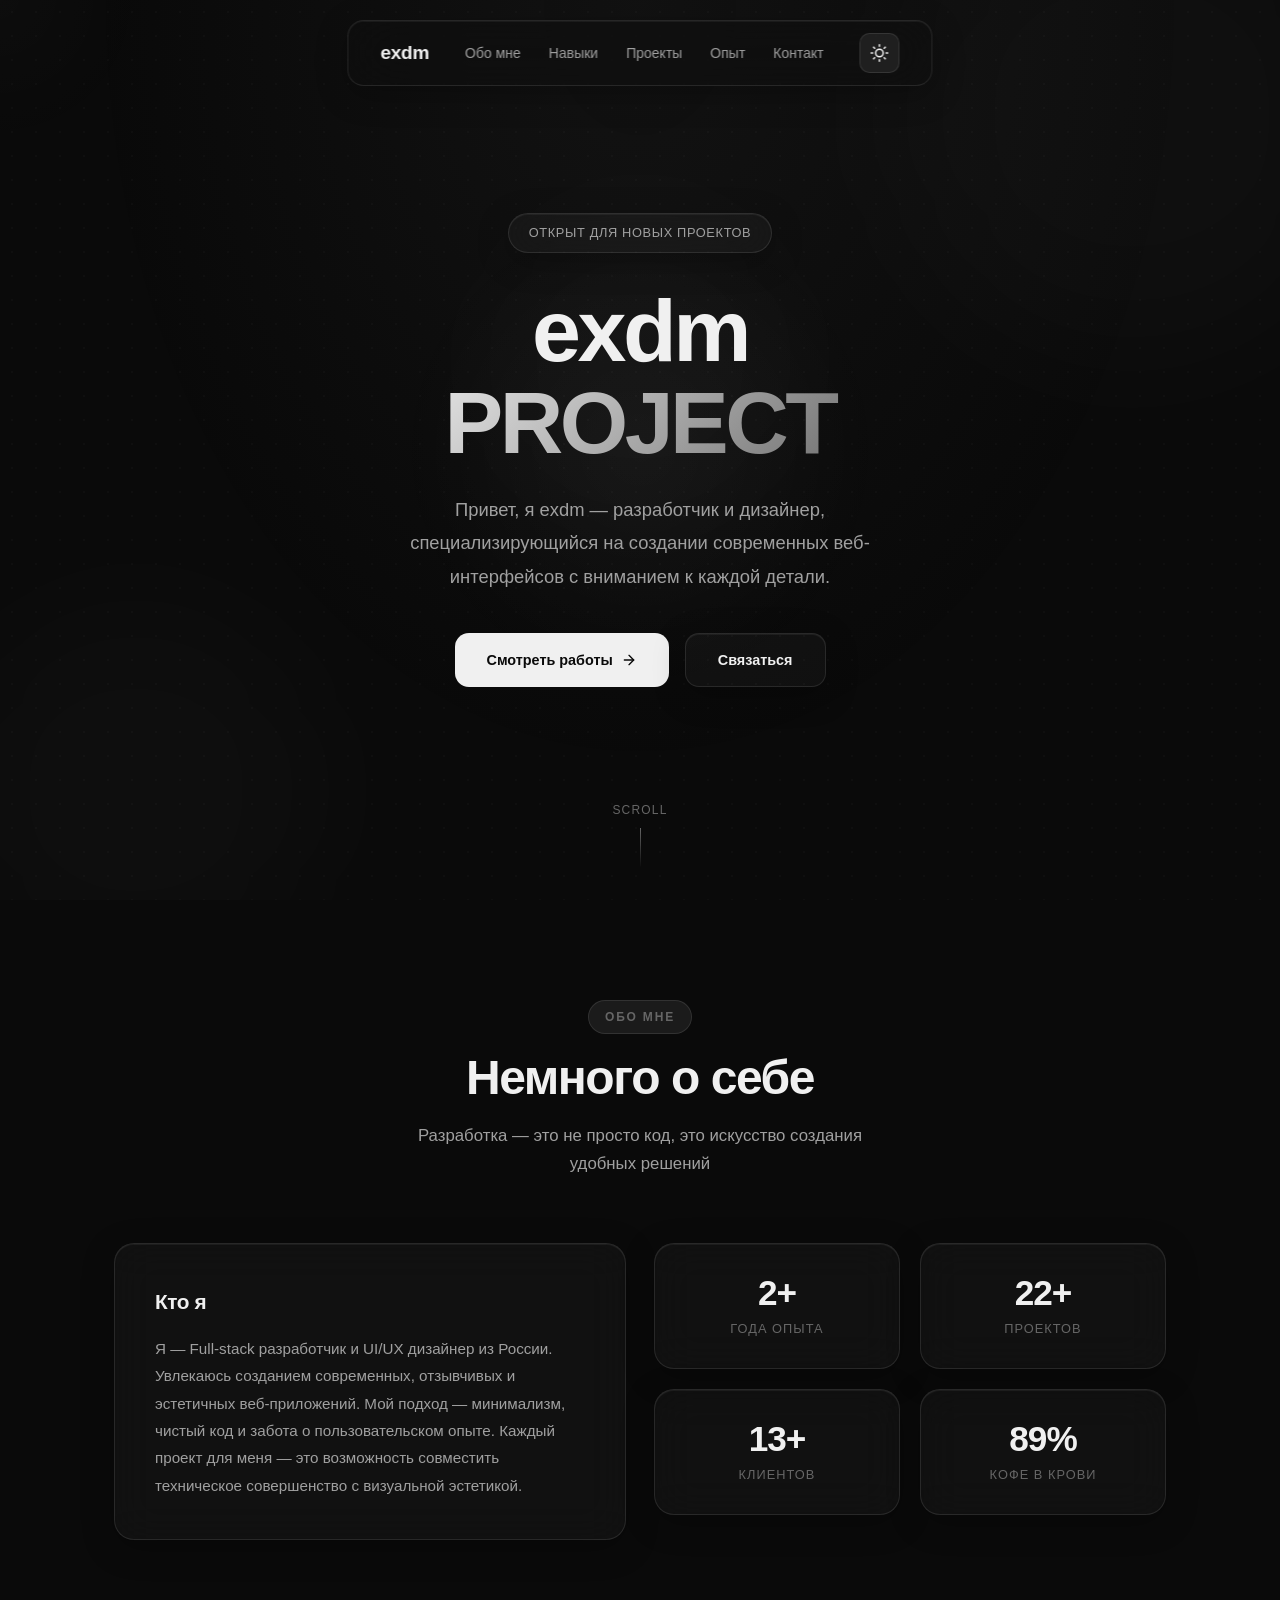
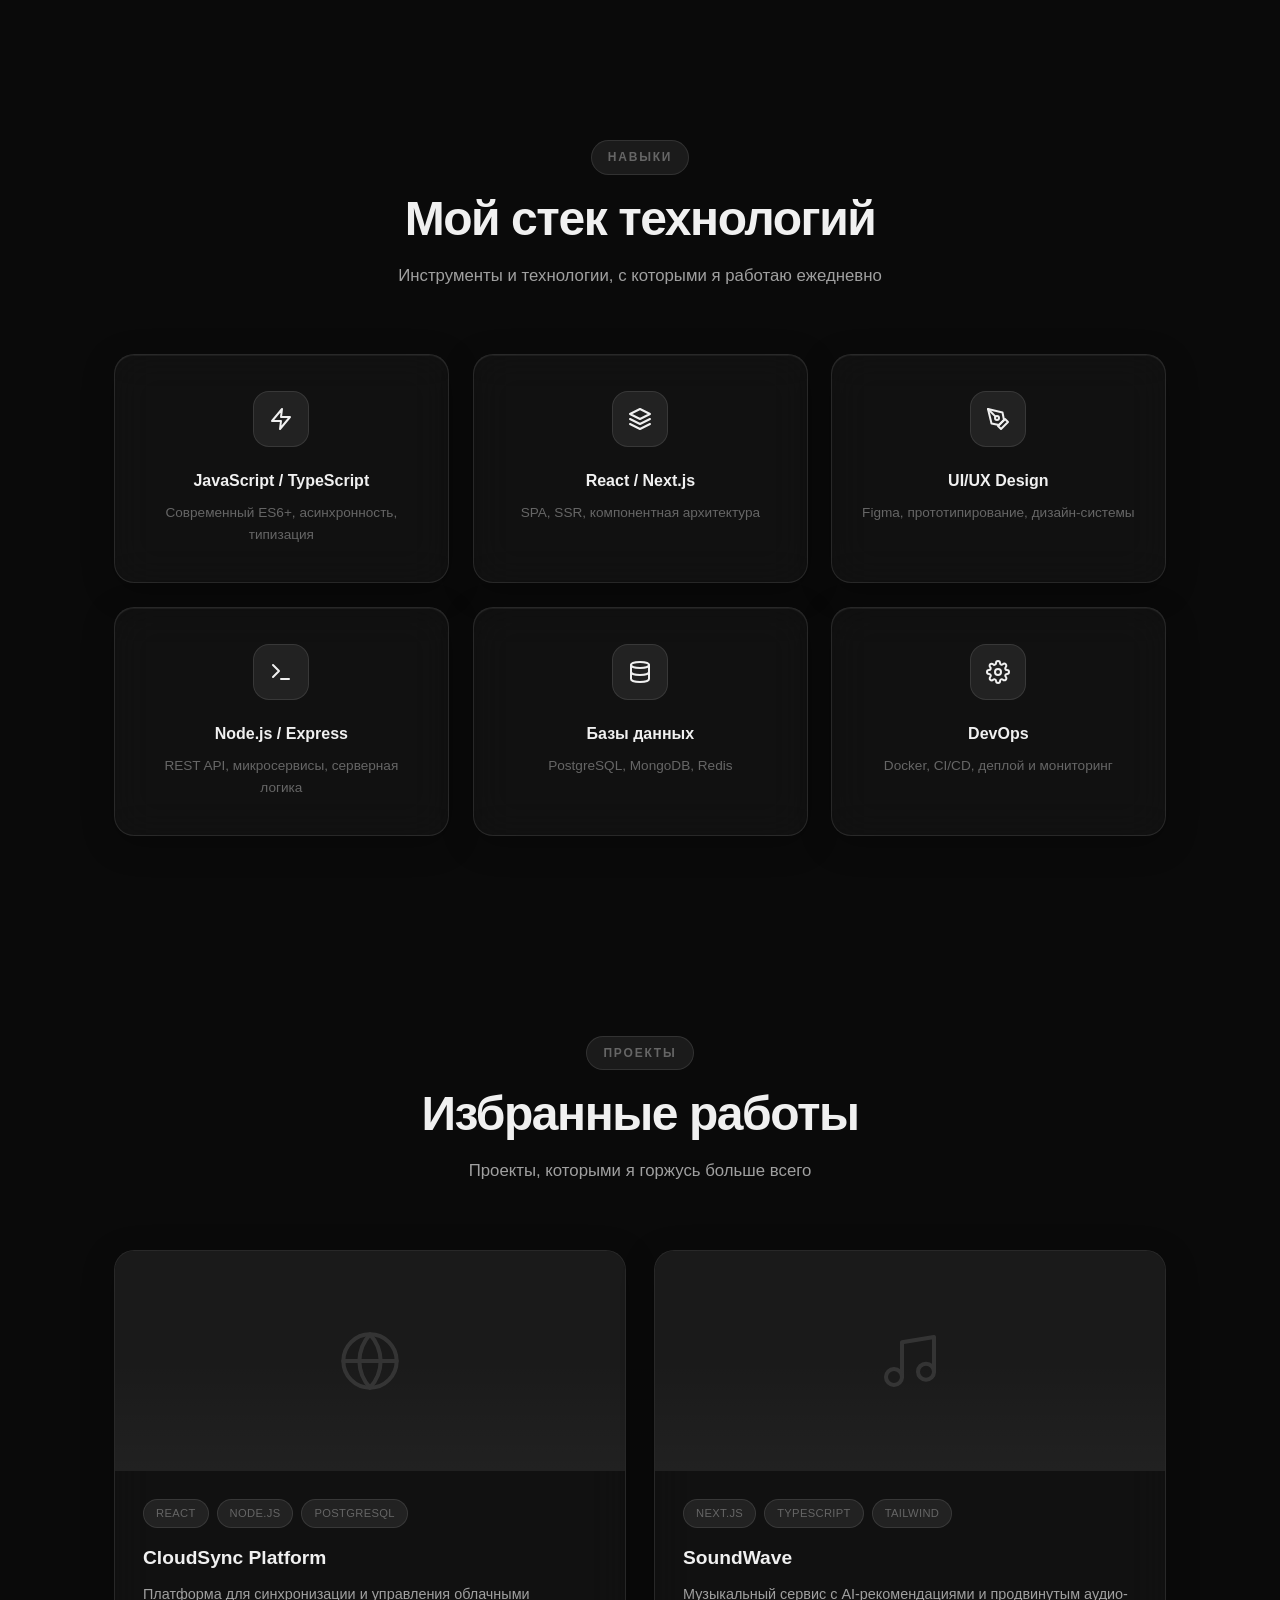
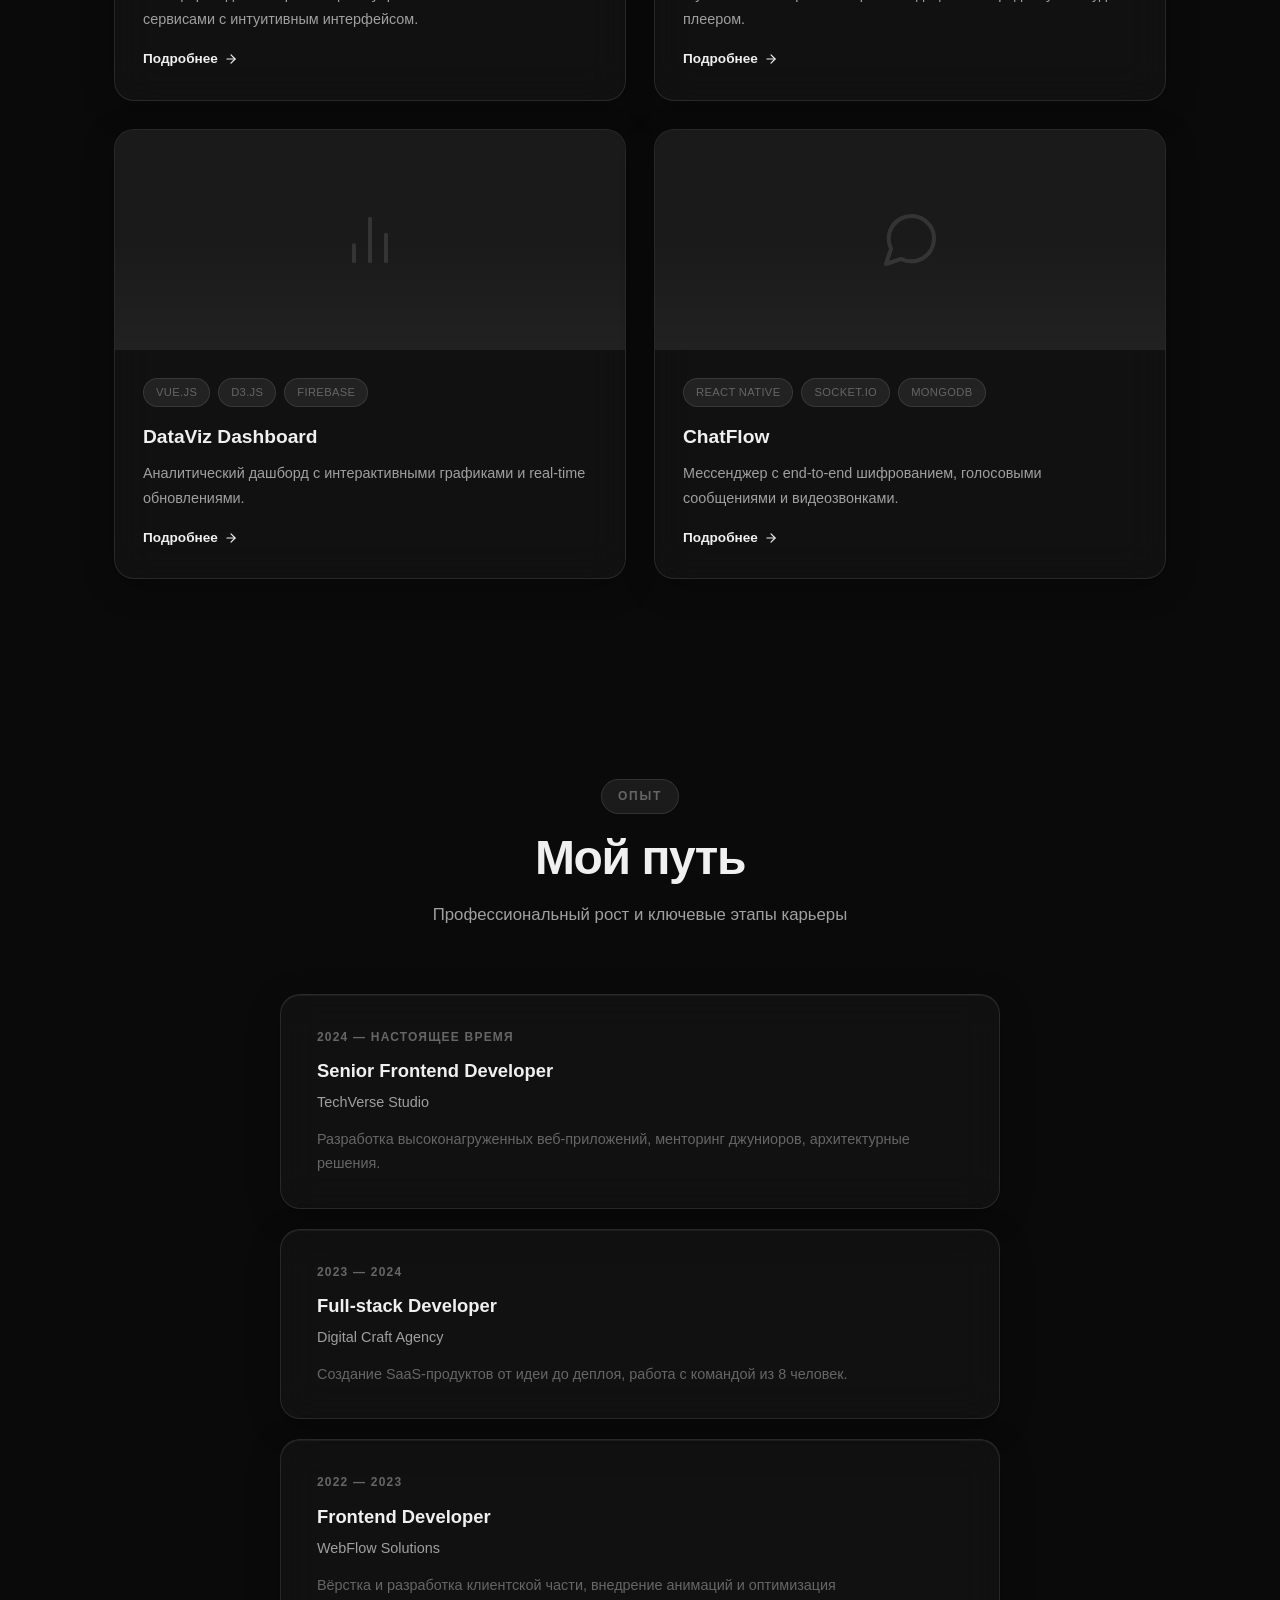
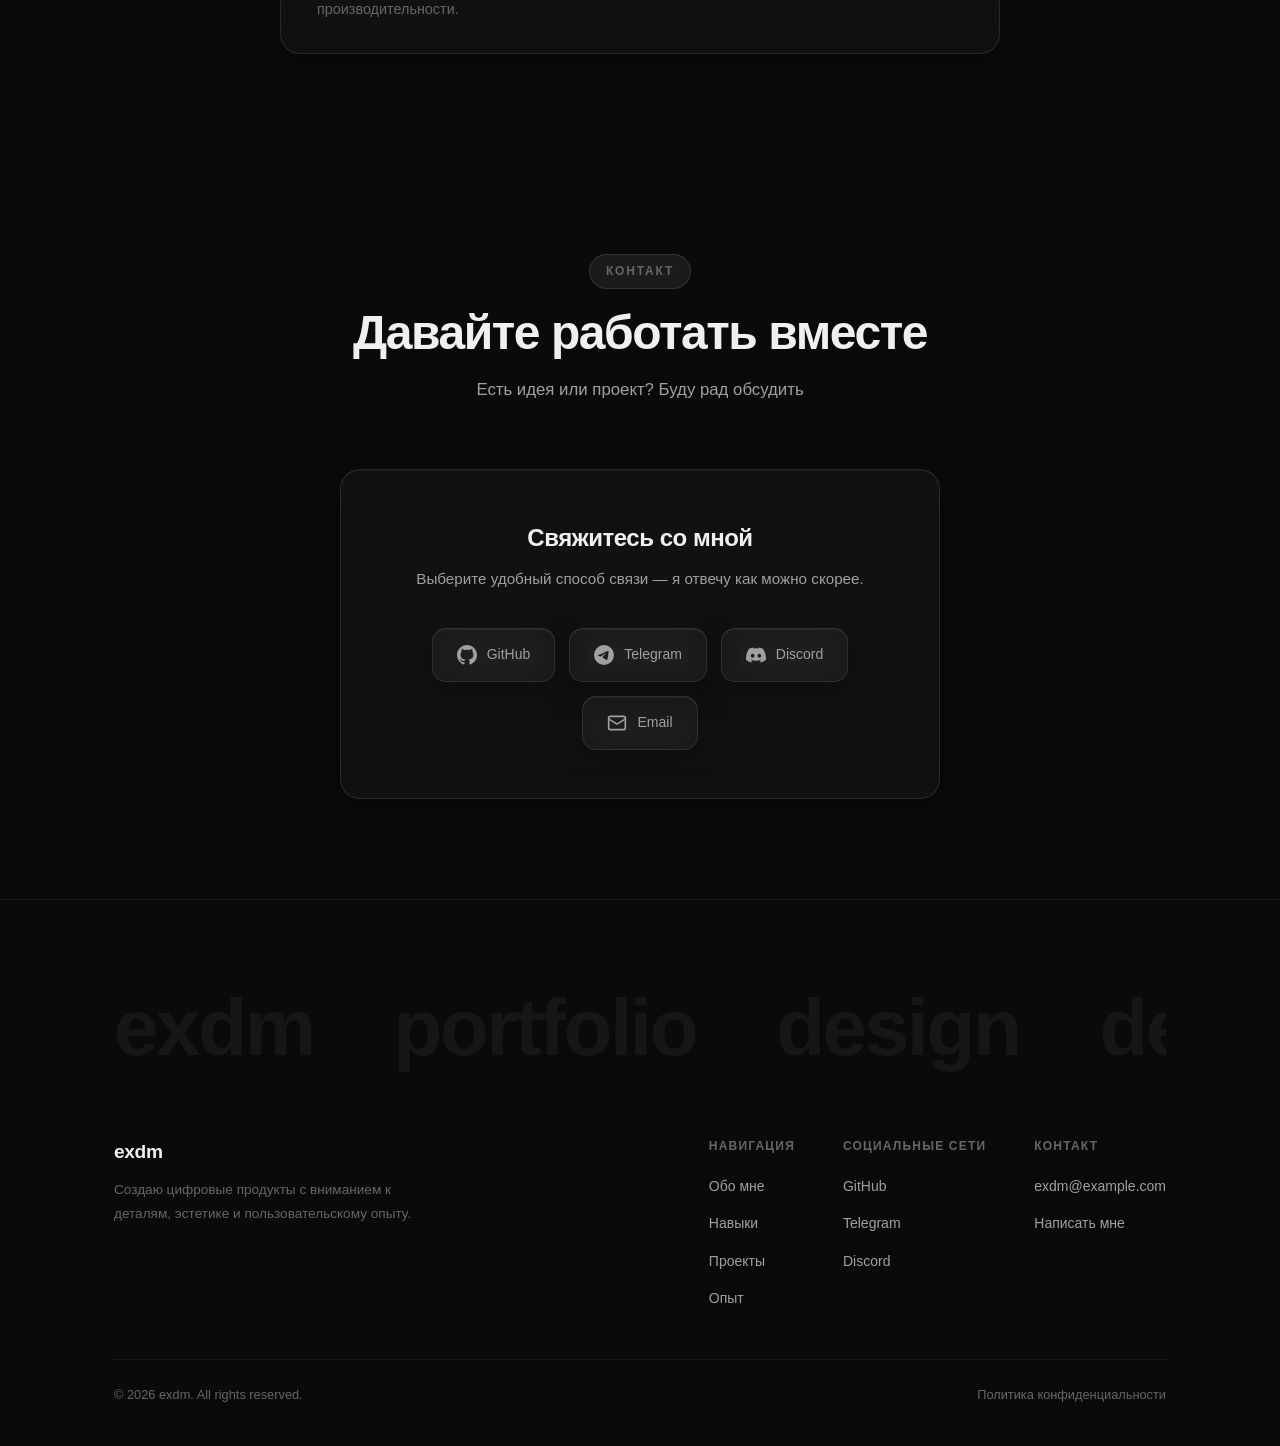
<file: index.html>
<!DOCTYPE html>
<html lang="ru" data-theme="dark">
<head>
    <meta charset="UTF-8">
    <meta name="viewport" content="width=device-width, initial-scale=1.0, viewport-fit=cover">
    <title>exdm</title>
    <link rel="stylesheet" href="styles/style.css">
</head>
<body>
    <!-- Фоновые декоративные элементы (пункт 2: видимы в обеих темах) -->
    <div class="bg-pattern"></div>
    <div class="bg-orbs" aria-hidden="true">
        <div class="bg-orb bg-orb--1"></div>
        <div class="bg-orb bg-orb--2"></div>
        <div class="bg-orb bg-orb--3"></div>
    </div>
    <div class="cursor-glow" id="cursorGlow"></div>

    <!-- Navigation -->
    <nav class="nav" id="navbar">
        <a href="index.html" class="nav-logo">exdm</a>

        <button class="nav-toggle" id="navToggle" aria-label="Открыть меню" aria-expanded="false">
            <svg id="burgerIcon" viewBox="0 0 24 24" fill="none" stroke="currentColor" stroke-width="2" stroke-linecap="round" stroke-linejoin="round">
                <line x1="3" y1="6" x2="21" y2="6"/>
                <line x1="3" y1="12" x2="21" y2="12"/>
                <line x1="3" y1="18" x2="21" y2="18"/>
            </svg>
        </button>

        <!-- Пункт 4: .nav-links получает анимацию через CSS (max-height + opacity) -->
        <ul class="nav-links" id="navLinks">
            <li><a href="#about">Обо мне</a></li>
            <li><a href="#skills">Навыки</a></li>
            <li><a href="#projects">Проекты</a></li>
            <li><a href="#experience">Опыт</a></li>
            <li><a href="#contact">Контакт</a></li>
        </ul>

        <button class="theme-toggle" id="themeToggle" aria-label="Сменить тему">
            <svg id="themeIcon" viewBox="0 0 24 24" fill="none" stroke="currentColor" stroke-width="2" stroke-linecap="round" stroke-linejoin="round">
                <circle cx="12" cy="12" r="5"/>
                <line x1="12" y1="1" x2="12" y2="3"/>
                <line x1="12" y1="21" x2="12" y2="23"/>
                <line x1="4.22" y1="4.22" x2="5.64" y2="5.64"/>
                <line x1="18.36" y1="18.36" x2="19.78" y2="19.78"/>
                <line x1="1" y1="12" x2="3" y2="12"/>
                <line x1="21" y1="12" x2="23" y2="12"/>
                <line x1="4.22" y1="19.78" x2="5.64" y2="18.36"/>
                <line x1="18.36" y1="5.64" x2="19.78" y2="4.22"/>
            </svg>
        </button>
    </nav>

    <!-- Hero -->
    <section class="hero" id="hero">
        <div class="container">
            <div class="hero-content">
                <div class="hero-badge glass">
                    Открыт для новых проектов
                </div>
                <h1>
                    <span class="line">exdm</span>
                    <span class="line accent-text">PROJECT</span>
                </h1>
                <p class="hero-description">
                    Привет, я exdm — разработчик и дизайнер, специализирующийся на создании
                    современных веб-интерфейсов с вниманием к каждой детали.
                </p>
                <div class="hero-buttons">
                    <a href="#projects" class="btn btn-primary">
                        Смотреть работы
                        <svg viewBox="0 0 24 24" fill="none" stroke="currentColor" stroke-width="2" stroke-linecap="round" stroke-linejoin="round"><line x1="5" y1="12" x2="19" y2="12"/><polyline points="12 5 19 12 12 19"/></svg>
                    </a>
                    <a href="#contact" class="btn btn-secondary glass">Связаться</a>
                </div>
            </div>
        </div>
        <!-- Пункт 3: scroll indicator помещён внутрь .hero-content для корректного потока -->
        <div class="hero-scroll-indicator">
            <span>Scroll</span>
            <div class="scroll-line"></div>
        </div>
    </section>

    <!-- About -->
    <section id="about">
        <div class="container">
            <div class="section-header reveal">
                <span class="section-label">Обо мне</span>
                <h2 class="section-title">Немного о себе</h2>
                <p class="section-subtitle">Разработка — это не просто код, это искусство создания удобных решений</p>
            </div>
            <div class="about-grid">
                <div class="about-card glass reveal reveal-delay-1">
                    <h3>Кто я</h3>
                    <p>
                        Я — Full-stack разработчик и UI/UX дизайнер из России.
                        Увлекаюсь созданием современных, отзывчивых и эстетичных веб-приложений.
                        Мой подход — минимализм, чистый код и забота о пользовательском опыте.
                        Каждый проект для меня — это возможность совместить техническое совершенство
                        с визуальной эстетикой.
                    </p>
                </div>
                <div class="about-stats reveal reveal-delay-2">
                    <div class="stat-card glass glass-tilt">
                        <div class="stat-number" data-target="3" data-suffix="+">0</div>
                        <div class="stat-label">Года опыта</div>
                    </div>
                    <div class="stat-card glass glass-tilt">
                        <div class="stat-number" data-target="25" data-suffix="+">0</div>
                        <div class="stat-label">Проектов</div>
                    </div>
                    <div class="stat-card glass glass-tilt">
                        <div class="stat-number" data-target="15" data-suffix="+">0</div>
                        <div class="stat-label">Клиентов</div>
                    </div>
                    <div class="stat-card glass glass-tilt">
                        <div class="stat-number" data-target="99" data-suffix="%">0</div>
                        <div class="stat-label">Кофе в крови</div>
                    </div>
                </div>
            </div>
        </div>
    </section>

    <!-- Skills -->
    <section id="skills">
        <div class="container">
            <div class="section-header reveal">
                <span class="section-label">Навыки</span>
                <h2 class="section-title">Мой стек технологий</h2>
                <p class="section-subtitle">Инструменты и технологии, с которыми я работаю ежедневно</p>
            </div>
            <div class="skills-grid">
                <div class="skill-card glass glass-tilt reveal reveal-delay-1">
                    <div class="skill-icon">
                        <svg viewBox="0 0 24 24" fill="none" stroke="currentColor" stroke-width="2" stroke-linecap="round" stroke-linejoin="round">
                            <polygon points="13 2 3 14 12 14 11 22 21 10 12 10 13 2"/>
                        </svg>
                    </div>
                    <h4>JavaScript / TypeScript</h4>
                    <p>Современный ES6+, асинхронность, типизация</p>
                </div>
                <div class="skill-card glass glass-tilt reveal reveal-delay-2">
                    <div class="skill-icon">
                        <svg viewBox="0 0 24 24" fill="none" stroke="currentColor" stroke-width="2" stroke-linecap="round" stroke-linejoin="round">
                            <polygon points="12 2 2 7 12 12 22 7 12 2"/>
                            <polyline points="2 17 12 22 22 17"/>
                            <polyline points="2 12 12 17 22 12"/>
                        </svg>
                    </div>
                    <h4>React / Next.js</h4>
                    <p>SPA, SSR, компонентная архитектура</p>
                </div>
                <div class="skill-card glass glass-tilt reveal reveal-delay-3">
                    <div class="skill-icon">
                        <svg viewBox="0 0 24 24" fill="none" stroke="currentColor" stroke-width="2" stroke-linecap="round" stroke-linejoin="round">
                            <path d="M12 19l7-7 3 3-7 7-3-3z"/>
                            <path d="M18 13l-1.5-7.5L2 2l3.5 14.5L13 18l5-5z"/>
                            <path d="M2 2l7.586 7.586"/>
                            <circle cx="11" cy="11" r="2"/>
                        </svg>
                    </div>
                    <h4>UI/UX Design</h4>
                    <p>Figma, прототипирование, дизайн-системы</p>
                </div>
                <div class="skill-card glass glass-tilt reveal reveal-delay-4">
                    <div class="skill-icon">
                        <svg viewBox="0 0 24 24" fill="none" stroke="currentColor" stroke-width="2" stroke-linecap="round" stroke-linejoin="round">
                            <polyline points="4 17 10 11 4 5"/>
                            <line x1="12" y1="19" x2="20" y2="19"/>
                        </svg>
                    </div>
                    <h4>Node.js / Express</h4>
                    <p>REST API, микросервисы, серверная логика</p>
                </div>
                <div class="skill-card glass glass-tilt reveal reveal-delay-5">
                    <div class="skill-icon">
                        <svg viewBox="0 0 24 24" fill="none" stroke="currentColor" stroke-width="2" stroke-linecap="round" stroke-linejoin="round">
                            <ellipse cx="12" cy="5" rx="9" ry="3"/>
                            <path d="M21 12c0 1.66-4 3-9 3s-9-1.34-9-3"/>
                            <path d="M3 5v14c0 1.66 4 3 9 3s9-1.34 9-3V5"/>
                        </svg>
                    </div>
                    <h4>Базы данных</h4>
                    <p>PostgreSQL, MongoDB, Redis</p>
                </div>
                <div class="skill-card glass glass-tilt reveal reveal-delay-6">
                    <div class="skill-icon">
                        <svg viewBox="0 0 24 24" fill="none" stroke="currentColor" stroke-width="2" stroke-linecap="round" stroke-linejoin="round">
                            <circle cx="12" cy="12" r="3"/>
                            <path d="M19.4 15a1.65 1.65 0 0 0 .33 1.82l.06.06a2 2 0 0 1 0 2.83 2 2 0 0 1-2.83 0l-.06-.06a1.65 1.65 0 0 0-1.82-.33 1.65 1.65 0 0 0-1 1.51V21a2 2 0 0 1-2 2 2 2 0 0 1-2-2v-.09A1.65 1.65 0 0 0 9 19.4a1.65 1.65 0 0 0-1.82.33l-.06.06a2 2 0 0 1-2.83 0 2 2 0 0 1 0-2.83l.06-.06A1.65 1.65 0 0 0 4.68 15a1.65 1.65 0 0 0-1.51-1H3a2 2 0 0 1-2-2 2 2 0 0 1 2-2h.09A1.65 1.65 0 0 0 4.6 9a1.65 1.65 0 0 0-.33-1.82l-.06-.06a2 2 0 0 1 0-2.83 2 2 0 0 1 2.83 0l.06.06A1.65 1.65 0 0 0 9 4.68a1.65 1.65 0 0 0 1-1.51V3a2 2 0 0 1 2-2 2 2 0 0 1 2 2v.09a1.65 1.65 0 0 0 1 1.51 1.65 1.65 0 0 0 1.82-.33l.06-.06a2 2 0 0 1 2.83 0 2 2 0 0 1 0 2.83l-.06.06a1.65 1.65 0 0 0-.33 1.82V9a1.65 1.65 0 0 0 1.51 1H21a2 2 0 0 1 2 2 2 2 0 0 1-2 2h-.09a1.65 1.65 0 0 0-1.51 1z"/>
                        </svg>
                    </div>
                    <h4>DevOps</h4>
                    <p>Docker, CI/CD, деплой и мониторинг</p>
                </div>
            </div>
        </div>
    </section>

    <!-- Projects -->
    <section id="projects">
        <div class="container">
            <div class="section-header reveal">
                <span class="section-label">Проекты</span>
                <h2 class="section-title">Избранные работы</h2>
                <p class="section-subtitle">Проекты, которыми я горжусь больше всего</p>
            </div>
            <div class="projects-grid">
                <div class="project-card glass reveal reveal-delay-1">
                    <div class="project-preview">
                        <div class="project-preview-inner">
                            <svg viewBox="0 0 24 24" fill="none" stroke="currentColor" stroke-width="1.5" stroke-linecap="round" stroke-linejoin="round">
                                <circle cx="12" cy="12" r="10"/><line x1="2" y1="12" x2="22" y2="12"/>
                                <path d="M12 2a15.3 15.3 0 0 1 4 10 15.3 15.3 0 0 1-4 10 15.3 15.3 0 0 1-4-10 15.3 15.3 0 0 1 4-10z"/>
                            </svg>
                        </div>
                    </div>
                    <div class="project-info">
                        <div class="project-tags">
                            <span class="project-tag">React</span>
                            <span class="project-tag">Node.js</span>
                            <span class="project-tag">PostgreSQL</span>
                        </div>
                        <h3>CloudSync Platform</h3>
                        <p>Платформа для синхронизации и управления облачными сервисами с интуитивным интерфейсом.</p>
                        <a href="pages/example.html" class="project-link">
                            Подробнее
                            <svg viewBox="0 0 24 24" fill="none" stroke="currentColor" stroke-width="2" stroke-linecap="round" stroke-linejoin="round"><line x1="5" y1="12" x2="19" y2="12"/><polyline points="12 5 19 12 12 19"/></svg>
                        </a>
                    </div>
                </div>
                <div class="project-card glass reveal reveal-delay-2">
                    <div class="project-preview">
                        <div class="project-preview-inner">
                            <svg viewBox="0 0 24 24" fill="none" stroke="currentColor" stroke-width="1.5" stroke-linecap="round" stroke-linejoin="round">
                                <path d="M9 18V5l12-2v13"/><circle cx="6" cy="18" r="3"/><circle cx="18" cy="16" r="3"/>
                            </svg>
                        </div>
                    </div>
                    <div class="project-info">
                        <div class="project-tags">
                            <span class="project-tag">Next.js</span>
                            <span class="project-tag">TypeScript</span>
                            <span class="project-tag">Tailwind</span>
                        </div>
                        <h3>SoundWave</h3>
                        <p>Музыкальный сервис с AI-рекомендациями и продвинутым аудио-плеером.</p>
                        <a href="#" class="project-link">
                            Подробнее
                            <svg viewBox="0 0 24 24" fill="none" stroke="currentColor" stroke-width="2" stroke-linecap="round" stroke-linejoin="round"><line x1="5" y1="12" x2="19" y2="12"/><polyline points="12 5 19 12 12 19"/></svg>
                        </a>
                    </div>
                </div>
                <div class="project-card glass reveal reveal-delay-3">
                    <div class="project-preview">
                        <div class="project-preview-inner">
                            <svg viewBox="0 0 24 24" fill="none" stroke="currentColor" stroke-width="1.5" stroke-linecap="round" stroke-linejoin="round">
                                <line x1="18" y1="20" x2="18" y2="10"/><line x1="12" y1="20" x2="12" y2="4"/><line x1="6" y1="20" x2="6" y2="14"/>
                            </svg>
                        </div>
                    </div>
                    <div class="project-info">
                        <div class="project-tags">
                            <span class="project-tag">Vue.js</span>
                            <span class="project-tag">D3.js</span>
                            <span class="project-tag">Firebase</span>
                        </div>
                        <h3>DataViz Dashboard</h3>
                        <p>Аналитический дашборд с интерактивными графиками и real-time обновлениями.</p>
                        <a href="#" class="project-link">
                            Подробнее
                            <svg viewBox="0 0 24 24" fill="none" stroke="currentColor" stroke-width="2" stroke-linecap="round" stroke-linejoin="round"><line x1="5" y1="12" x2="19" y2="12"/><polyline points="12 5 19 12 12 19"/></svg>
                        </a>
                    </div>
                </div>
                <div class="project-card glass reveal reveal-delay-4">
                    <div class="project-preview">
                        <div class="project-preview-inner">
                            <svg viewBox="0 0 24 24" fill="none" stroke="currentColor" stroke-width="1.5" stroke-linecap="round" stroke-linejoin="round">
                                <path d="M21 11.5a8.38 8.38 0 0 1-.9 3.8 8.5 8.5 0 0 1-7.6 4.7 8.38 8.38 0 0 1-3.8-.9L3 21l1.9-5.7a8.38 8.38 0 0 1-.9-3.8 8.5 8.5 0 0 1 4.7-7.6 8.38 8.38 0 0 1 3.8-.9h.5a8.48 8.48 0 0 1 8 8v.5z"/>
                            </svg>
                        </div>
                    </div>
                    <div class="project-info">
                        <div class="project-tags">
                            <span class="project-tag">React Native</span>
                            <span class="project-tag">Socket.io</span>
                            <span class="project-tag">MongoDB</span>
                        </div>
                        <h3>ChatFlow</h3>
                        <p>Мессенджер с end-to-end шифрованием, голосовыми сообщениями и видеозвонками.</p>
                        <a href="#" class="project-link">
                            Подробнее
                            <svg viewBox="0 0 24 24" fill="none" stroke="currentColor" stroke-width="2" stroke-linecap="round" stroke-linejoin="round"><line x1="5" y1="12" x2="19" y2="12"/><polyline points="12 5 19 12 12 19"/></svg>
                        </a>
                    </div>
                </div>
            </div>
        </div>
    </section>

    <!-- Experience -->
    <section id="experience">
        <div class="container">
            <div class="section-header reveal">
                <span class="section-label">Опыт</span>
                <h2 class="section-title">Мой путь</h2>
                <p class="section-subtitle">Профессиональный рост и ключевые этапы карьеры</p>
            </div>
            <div class="timeline">
                <div class="timeline-item glass reveal reveal-delay-1">
                    <div class="timeline-date">2024 — настоящее время</div>
                    <h3>Senior Frontend Developer</h3>
                    <div class="timeline-company">TechVerse Studio</div>
                    <p>Разработка высоконагруженных веб-приложений, менторинг джуниоров, архитектурные решения.</p>
                </div>
                <div class="timeline-item glass reveal reveal-delay-2">
                    <div class="timeline-date">2023 — 2024</div>
                    <h3>Full-stack Developer</h3>
                    <div class="timeline-company">Digital Craft Agency</div>
                    <p>Создание SaaS-продуктов от идеи до деплоя, работа с командой из 8 человек.</p>
                </div>
                <div class="timeline-item glass reveal reveal-delay-3">
                    <div class="timeline-date">2022 — 2023</div>
                    <h3>Frontend Developer</h3>
                    <div class="timeline-company">WebFlow Solutions</div>
                    <p>Вёрстка и разработка клиентской части, внедрение анимаций и оптимизация производительности.</p>
                </div>
            </div>
        </div>
    </section>

    <!-- Contact -->
    <section id="contact">
        <div class="container">
            <div class="section-header reveal">
                <span class="section-label">Контакт</span>
                <h2 class="section-title">Давайте работать вместе</h2>
                <p class="section-subtitle">Есть идея или проект? Буду рад обсудить</p>
            </div>
            <div class="contact-wrapper">
                <div class="contact-card glass reveal reveal-delay-1">
                    <h3>Свяжитесь со мной</h3>
                    <p>Выберите удобный способ связи — я отвечу как можно скорее.</p>
                    <div class="contact-socials">
                        <a href="https://github.com/exdm" target="_blank" rel="noopener" class="contact-social-link glass">
                            <svg viewBox="0 0 24 24" fill="currentColor"><path d="M12 0c-6.626 0-12 5.373-12 12 0 5.302 3.438 9.8 8.207 11.387.599.111.793-.261.793-.577v-2.234c-3.338.726-4.033-1.416-4.033-1.416-.546-1.387-1.333-1.756-1.333-1.756-1.089-.745.083-.729.083-.729 1.205.084 1.839 1.237 1.839 1.237 1.07 1.834 2.807 1.304 3.492.997.107-.775.418-1.305.762-1.604-2.665-.305-5.467-1.334-5.467-5.931 0-1.311.469-2.381 1.236-3.221-.124-.303-.535-1.524.117-3.176 0 0 1.008-.322 3.301 1.23.957-.266 1.983-.399 3.003-.404 1.02.005 2.047.138 3.006.404 2.291-1.552 3.297-1.23 3.297-1.23.653 1.653.242 2.874.118 3.176.77.84 1.235 1.911 1.235 3.221 0 4.609-2.807 5.624-5.479 5.921.43.372.823 1.102.823 2.222v3.293c0 .319.192.694.801.576 4.765-1.589 8.199-6.086 8.199-11.386 0-6.627-5.373-12-12-12z"/></svg>
                            <span>GitHub</span>
                        </a>
                        <a href="https://t.me/exdm" target="_blank" rel="noopener" class="contact-social-link glass">
                            <svg viewBox="0 0 24 24" fill="currentColor"><path d="M11.944 0A12 12 0 0 0 0 12a12 12 0 0 0 12 12 12 12 0 0 0 12-12A12 12 0 0 0 12 0a12 12 0 0 0-.056 0zm4.962 7.224c.1-.002.321.023.465.14a.506.506 0 0 1 .171.325c.016.093.036.306.02.472-.18 1.898-.962 6.502-1.36 8.627-.168.9-.499 1.201-.82 1.23-.696.065-1.225-.46-1.9-.902-1.056-.693-1.653-1.124-2.678-1.8-1.185-.78-.417-1.21.258-1.91.177-.184 3.247-2.977 3.307-3.23.007-.032.014-.15-.056-.212s-.174-.041-.249-.024c-.106.024-1.793 1.14-5.061 3.345-.479.33-.913.49-1.302.48-.428-.008-1.252-.241-1.865-.44-.752-.245-1.349-.374-1.297-.789.027-.216.325-.437.893-.663 3.498-1.524 5.83-2.529 6.998-3.014 3.332-1.386 4.025-1.627 4.476-1.635z"/></svg>
                            <span>Telegram</span>
                        </a>
                        <a href="https://discord.com" target="_blank" rel="noopener" class="contact-social-link glass">
                            <svg viewBox="0 0 24 24" fill="currentColor"><path d="M20.317 4.3698a19.7913 19.7913 0 00-4.8851-1.5152.0741.0741 0 00-.0785.0371c-.211.3753-.4447.8648-.6083 1.2495-1.8447-.2762-3.68-.2762-5.4868 0-.1636-.3933-.4058-.8742-.6177-1.2495a.077.077 0 00-.0785-.037 19.7363 19.7363 0 00-4.8852 1.515.0699.0699 0 00-.0321.0277C.5334 9.0458-.319 13.5799.0992 18.0578a.0824.0824 0 00.0312.0561c2.0528 1.5076 4.0413 2.4228 5.9929 3.0294a.0777.0777 0 00.0842-.0276c.4616-.6304.8731-1.2952 1.226-1.9942a.076.076 0 00-.0416-.1057c-.6528-.2476-1.2743-.5495-1.8722-.8923a.077.077 0 01-.0076-.1277c.1258-.0943.2517-.1923.3718-.2914a.0743.0743 0 01.0776-.0105c3.9278 1.7933 8.18 1.7933 12.0614 0a.0739.0739 0 01.0785.0095c.1202.099.246.1981.3728.2924a.077.077 0 01-.0066.1276 12.2986 12.2986 0 01-1.873.8914.0766.0766 0 00-.0407.1067c.3604.698.7719 1.3628 1.225 1.9932a.076.076 0 00.0842.0286c1.961-.6067 3.9495-1.5219 6.0023-3.0294a.077.077 0 00.0313-.0552c.5004-5.177-.8382-9.6739-3.5485-13.6604a.061.061 0 00-.0312-.0286zM8.02 15.3312c-1.1825 0-2.1569-1.0857-2.1569-2.419 0-1.3332.9555-2.4189 2.157-2.4189 1.2108 0 2.1757 1.0952 2.1568 2.419 0 1.3332-.9555 2.4189-2.1569 2.4189zm7.9748 0c-1.1825 0-2.1569-1.0857-2.1569-2.419 0-1.3332.9554-2.4189 2.1569-2.4189 1.2108 0 2.1757 1.0952 2.1568 2.419 0 1.3332-.946 2.4189-2.1568 2.4189z"/></svg>
                            <span>Discord</span>
                        </a>
                        <a href="mailto:exdm@example.com" class="contact-social-link glass">
                            <svg viewBox="0 0 24 24" fill="none" stroke="currentColor" stroke-width="2" stroke-linecap="round" stroke-linejoin="round"><rect x="2" y="4" width="20" height="16" rx="2"/><path d="m22 7-8.97 5.7a1.94 1.94 0 0 1-2.06 0L2 7"/></svg>
                            <span>Email</span>
                        </a>
                    </div>
                </div>
            </div>
        </div>
    </section>

    <!-- Footer -->
    <footer class="footer" id="footer">
        <div class="container">
            <div class="footer-marquee">
                <div class="footer-marquee-inner">
                    <span>exdm</span><span>portfolio</span><span>design</span><span>development</span>
                    <span>exdm</span><span>portfolio</span><span>design</span><span>development</span>
                </div>
            </div>
            <div class="footer-content reveal">
                <div class="footer-brand">
                    <a href="index.html" class="nav-logo"><h4>exdm</h4></a>
                    <p>Создаю цифровые продукты с вниманием к деталям, эстетике и пользовательскому опыту.</p>
                </div>
                <div class="footer-nav">
                    <div class="footer-nav-group">
                        <h5>Навигация</h5>
                        <ul>
                            <li><a href="#about">Обо мне</a></li>
                            <li><a href="#skills">Навыки</a></li>
                            <li><a href="#projects">Проекты</a></li>
                            <li><a href="#experience">Опыт</a></li>
                        </ul>
                    </div>
                    <div class="footer-nav-group">
                        <h5>Социальные сети</h5>
                        <ul>
                            <li><a href="https://github.com/exdm" target="_blank">GitHub</a></li>
                            <li><a href="https://t.me/exdm" target="_blank">Telegram</a></li>
                            <li><a href="#" target="_blank">Discord</a></li>
                        </ul>
                    </div>
                    <div class="footer-nav-group">
                        <h5>Контакт</h5>
                        <ul>
                            <li><a href="mailto:exdm@example.com">exdm@example.com</a></li>
                            <li><a href="#contact">Написать мне</a></li>
                        </ul>
                    </div>
                </div>
            </div>
            <div class="footer-bottom reveal">
                <p>© 2026 exdm. All rights reserved.</p>
                <div class="footer-bottom-links">
                    <a href="#">Политика конфиденциальности</a>
                </div>
            </div>
        </div>
    </footer>

    <!-- ПУНКТ 1: один файл main.js, type="module" -->
    <script type="module" src="scripts/main.js"></script>
</body>
</html>
</file>
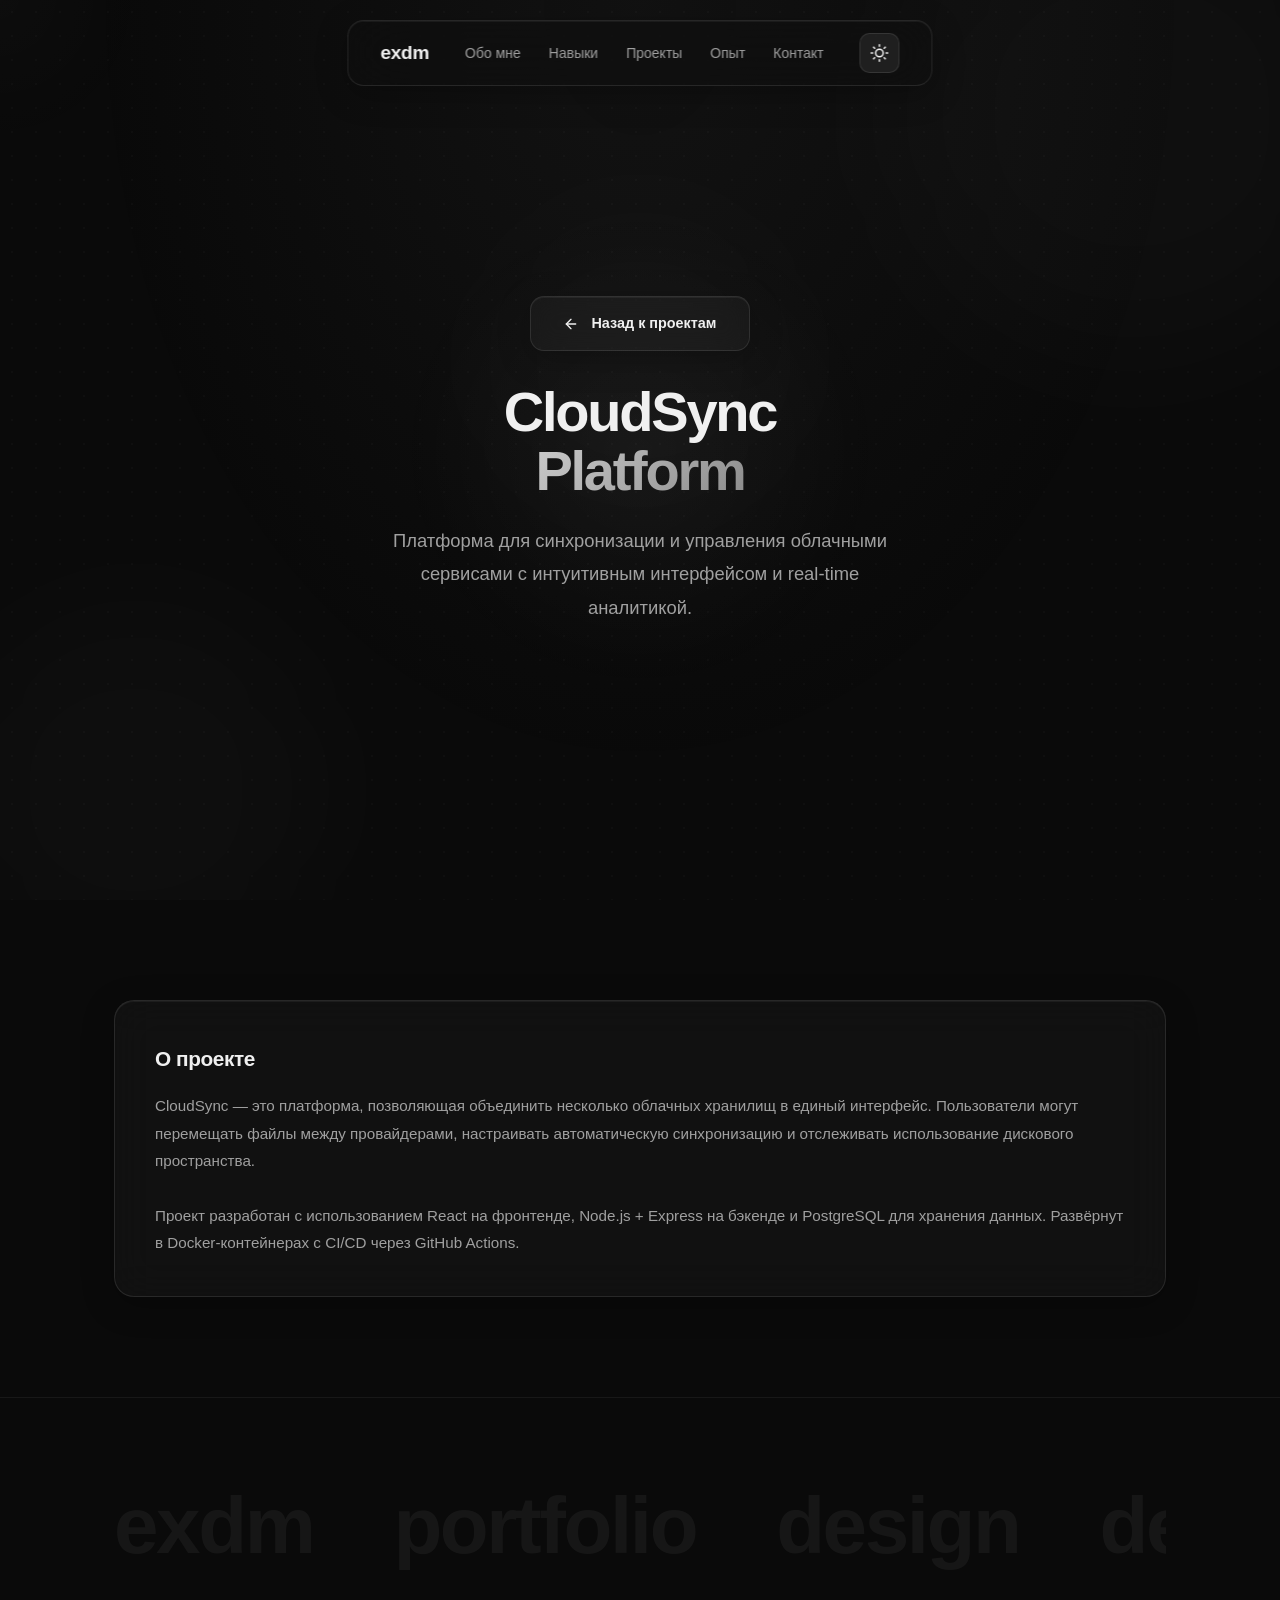
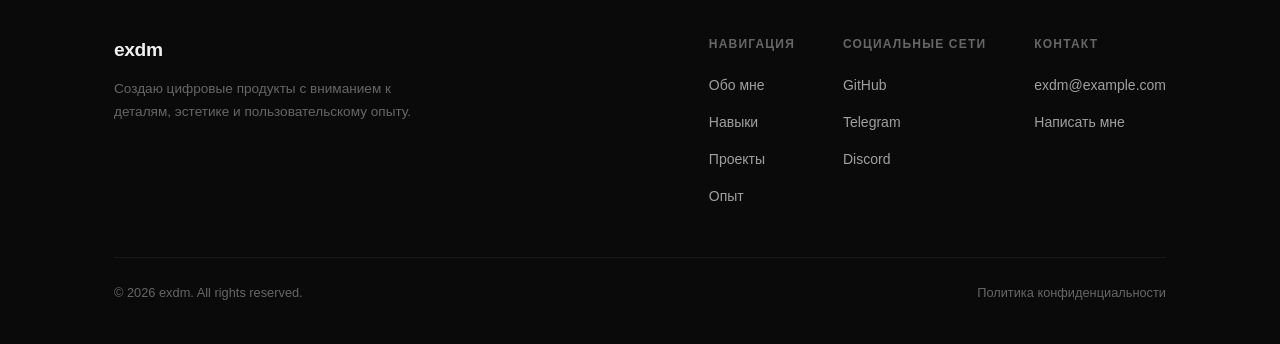
<file: pages/example.html>
<!DOCTYPE html>
<html lang="ru" data-theme="dark">
<head>
    <meta charset="UTF-8">
    <meta name="viewport" content="width=device-width, initial-scale=1.0, viewport-fit=cover">
    <title>CloudSync — exdm</title>
    <link rel="stylesheet" href="../styles/style.css">
</head>
<body>
    <div class="bg-pattern"></div>
    <div class="bg-orbs" aria-hidden="true">
        <div class="bg-orb bg-orb--1"></div>
        <div class="bg-orb bg-orb--2"></div>
        <div class="bg-orb bg-orb--3"></div>
    </div>
    <div class="cursor-glow" id="cursorGlow"></div>

    <nav class="nav" id="navbar">
        <a href="../index.html" class="nav-logo">exdm</a>

        <button class="nav-toggle" id="navToggle" aria-label="Открыть меню" aria-expanded="false">
            <svg id="burgerIcon" viewBox="0 0 24 24" fill="none" stroke="currentColor" stroke-width="2" stroke-linecap="round" stroke-linejoin="round">
                <line x1="3" y1="6" x2="21" y2="6"/>
                <line x1="3" y1="12" x2="21" y2="12"/>
                <line x1="3" y1="18" x2="21" y2="18"/>
            </svg>
        </button>

        <ul class="nav-links" id="navLinks">
            <li><a href="../index.html#about">Обо мне</a></li>
            <li><a href="../index.html#skills">Навыки</a></li>
            <li><a href="../index.html#projects">Проекты</a></li>
            <li><a href="../index.html#experience">Опыт</a></li>
            <li><a href="../index.html#contact">Контакт</a></li>
        </ul>

        <button class="theme-toggle" id="themeToggle" aria-label="Сменить тему">
            <svg id="themeIcon" viewBox="0 0 24 24" fill="none" stroke="currentColor" stroke-width="2" stroke-linecap="round" stroke-linejoin="round">
                <circle cx="12" cy="12" r="5"/>
                <line x1="12" y1="1" x2="12" y2="3"/>
                <line x1="12" y1="21" x2="12" y2="23"/>
                <line x1="4.22" y1="4.22" x2="5.64" y2="5.64"/>
                <line x1="18.36" y1="18.36" x2="19.78" y2="19.78"/>
                <line x1="1" y1="12" x2="3" y2="12"/>
                <line x1="21" y1="12" x2="23" y2="12"/>
                <line x1="4.22" y1="19.78" x2="5.64" y2="18.36"/>
                <line x1="18.36" y1="5.64" x2="19.78" y2="4.22"/>
            </svg>
        </button>
    </nav>

    <!-- Page Content -->
    <section class="hero" style="min-height: auto; padding: 140px 0 80px;">
        <div class="container">
            <div class="hero-content">
                <a href="../index.html#projects" class="btn btn-secondary glass" style="margin-bottom: 32px;">
                    <svg viewBox="0 0 24 24" fill="none" stroke="currentColor" stroke-width="2" stroke-linecap="round" stroke-linejoin="round" style="width:16px;height:16px;margin-right:4px;"><line x1="19" y1="12" x2="5" y2="12"/><polyline points="12 19 5 12 12 5"/></svg>
                    Назад к проектам
                </a>
                <h1 style="font-size: clamp(2rem, 5vw, 3.5rem);">
                    <span class="line">CloudSync</span>
                    <span class="line accent-text">Platform</span>
                </h1>
                <p class="hero-description">
                    Платформа для синхронизации и управления облачными сервисами
                    с интуитивным интерфейсом и real-time аналитикой.
                </p>
            </div>
        </div>
    </section>

    <section>
        <div class="container">
            <div class="about-card glass reveal">
                <h3>О проекте</h3>
                <p>
                    CloudSync — это платформа, позволяющая объединить несколько облачных хранилищ
                    в единый интерфейс. Пользователи могут перемещать файлы между провайдерами,
                    настраивать автоматическую синхронизацию и отслеживать использование дискового пространства.
                </p>
                <br>
                <p>
                    Проект разработан с использованием React на фронтенде, Node.js + Express
                    на бэкенде и PostgreSQL для хранения данных. Развёрнут в Docker-контейнерах
                    с CI/CD через GitHub Actions.
                </p>
            </div>
        </div>
    </section>

    <footer class="footer" id="footer">
        <div class="container">
            <div class="footer-marquee">
                <div class="footer-marquee-inner">
                    <span>exdm</span><span>portfolio</span><span>design</span><span>development</span>
                    <span>exdm</span><span>portfolio</span><span>design</span><span>development</span>
                </div>
            </div>
            <div class="footer-content reveal">
                <div class="footer-brand">
                    <a href="index.html" class="nav-logo"><h4>exdm</h4></a>
                    <p>Создаю цифровые продукты с вниманием к деталям, эстетике и пользовательскому опыту.</p>
                </div>
                <div class="footer-nav">
                    <div class="footer-nav-group">
                        <h5>Навигация</h5>
                        <ul>
                            <li><a href="../index.html#about">Обо мне</a></li>
                            <li><a href="../index.html#skills">Навыки</a></li>
                            <li><a href="../index.html#projects">Проекты</a></li>
                            <li><a href="../index.html#experience">Опыт</a></li>
                        </ul>
                    </div>
                    <div class="footer-nav-group">
                        <h5>Социальные сети</h5>
                        <ul>
                            <li><a href="https://github.com/exdm" target="_blank">GitHub</a></li>
                            <li><a href="https://t.me/exdm" target="_blank">Telegram</a></li>
                            <li><a href="#" target="_blank">Discord</a></li>
                        </ul>
                    </div>
                    <div class="footer-nav-group">
                        <h5>Контакт</h5>
                        <ul>
                            <li><a href="mailto:exdm@example.com">exdm@example.com</a></li>
                            <li><a href="#contact">Написать мне</a></li>
                        </ul>
                    </div>
                </div>
            </div>
            <div class="footer-bottom reveal">
                <p>© 2026 exdm. All rights reserved.</p>
                <div class="footer-bottom-links">
                    <a href="#">Политика конфиденциальности</a>
                </div>
            </div>
        </div>
    </footer>

    <!-- Путь к main.js — на уровень вверх -->
    <script type="module" src="../scripts/main.js"></script>
</body>
</html>
</file>
<file: styles/style.css>
/* ========================================================
   CSS VARIABLES & THEMES
   ======================================================== */
:root {
    --transition-speed: 0.5s;
    --glass-blur: 20px;
}

[data-theme="dark"] {
    --bg-primary: #0a0a0a;
    --bg-secondary: #111111;
    --bg-tertiary: #1a1a1a;
    --text-primary: #f0f0f0;
    --text-secondary: #a0a0a0;
    --text-muted: #666666;
    --glass-bg: rgba(255, 255, 255, 0.03);
    --glass-bg-hover: rgba(255, 255, 255, 0.06);
    --glass-border-color: rgba(255, 255, 255, 0.1);
    --glass-border-hover: rgba(255, 255, 255, 0.18);
    --glass-shadow: 0 8px 32px rgba(0, 0, 0, 0.25);
    --glass-shadow-hover: 0 16px 48px rgba(0, 0, 0, 0.35);
    --glass-inner-glow: inset 0 1px 0 0 rgba(255, 255, 255, 0.05);
    --accent: #ffffff;
    --accent-dim: rgba(255, 255, 255, 0.07);
    --divider: rgba(255, 255, 255, 0.06);
    --nav-bg: rgba(15, 15, 15, 0.55);
    --dot-color: rgba(255, 255, 255, 0.025);
    --scrollbar-thumb: rgba(255, 255, 255, 0.15);
    --scrollbar-track: rgba(255, 255, 255, 0.02);
    --hero-gradient: radial-gradient(ellipse at 50% 0%, rgba(80, 80, 80, 0.12) 0%, transparent 60%);
    --glow-1: radial-gradient(600px circle at var(--mouse-x, 50%) var(--mouse-y, 50%), rgba(255,255,255,0.04), transparent 40%);

    /* ПУНКТ 2: Орбы фона — видимы в dark */
    --orb-1: rgba(255, 255, 255, 0.025);
    --orb-2: rgba(255, 255, 255, 0.018);
    --orb-3: rgba(255, 255, 255, 0.015);
}

[data-theme="light"] {
    --bg-primary: #f2f2f2;
    --bg-secondary: #e8e8e8;
    --bg-tertiary: #ddd;
    --text-primary: #1a1a1a;
    --text-secondary: #555;
    --text-muted: #999;
    --glass-bg: rgba(255, 255, 255, 0.45);
    --glass-bg-hover: rgba(255, 255, 255, 0.6);
    --glass-border-color: rgba(255, 255, 255, 0.6);
    --glass-border-hover: rgba(255, 255, 255, 0.8);
    --glass-shadow: 0 8px 32px rgba(0, 0, 0, 0.06), 0 2px 8px rgba(0,0,0,0.04);
    --glass-shadow-hover: 0 16px 48px rgba(0, 0, 0, 0.1);
    --glass-inner-glow: inset 0 1px 0 0 rgba(255, 255, 255, 0.8);
    --accent: #1a1a1a;
    --accent-dim: rgba(0, 0, 0, 0.05);
    --divider: rgba(0, 0, 0, 0.06);
    --nav-bg: rgba(242, 242, 242, 0.5);
    --dot-color: rgba(0, 0, 0, 0.04);
    --scrollbar-thumb: rgba(0, 0, 0, 0.15);
    --scrollbar-track: rgba(0, 0, 0, 0.02);
    --hero-gradient: radial-gradient(ellipse at 50% 0%, rgba(160, 160, 160, 0.25) 0%, transparent 60%);
    --glow-1: radial-gradient(600px circle at var(--mouse-x, 50%) var(--mouse-y, 50%), rgba(0,0,0,0.02), transparent 40%);

    /* ПУНКТ 2: Орбы фона — видимы и в light (инвертированы) */
    --orb-1: rgba(0, 0, 0, 0.03);
    --orb-2: rgba(0, 0, 0, 0.02);
    --orb-3: rgba(0, 0, 0, 0.018);
}

/* ========================================================
   RESET & BASE
   ======================================================== */
*, *::before, *::after { margin: 0; padding: 0; box-sizing: border-box; }

html {
    scroll-behavior: smooth;
    scrollbar-width: thin;
    scrollbar-color: var(--scrollbar-thumb) var(--scrollbar-track);
}

html::-webkit-scrollbar { width: 6px; }
html::-webkit-scrollbar-track { background: var(--scrollbar-track); }
html::-webkit-scrollbar-thumb { background: var(--scrollbar-thumb); border-radius: 3px; }

body {
    font-family: 'Segoe UI', -apple-system, BlinkMacSystemFont, 'Helvetica Neue', Arial, sans-serif;
    background-color: var(--bg-primary);
    color: var(--text-primary);
    line-height: 1.7;
    overflow-x: hidden;
    transition: background-color var(--transition-speed) ease, color var(--transition-speed) ease;
}

/* Hero top glow */
body::before {
    content: '';
    position: fixed;
    inset: 0;
    background: var(--hero-gradient);
    pointer-events: none;
    z-index: 0;
    transition: background var(--transition-speed) ease;
}

/* Mouse follow glow */
body::after {
    content: '';
    position: fixed;
    inset: 0;
    background: var(--glow-1);
    pointer-events: none;
    z-index: 0;
    transition: background 0.3s ease;
}

/* Dot pattern */
.bg-pattern {
    position: fixed; inset: 0;
    background-image: radial-gradient(var(--dot-color) 1px, transparent 1px);
    background-size: 24px 24px;
    pointer-events: none; z-index: 0;
    transition: background-image var(--transition-speed) ease;
}

/* ========================================================
   ПУНКТ 2: ФОНОВЫЕ ОРБЫ — видимы в обеих темах
   ======================================================== */
.bg-orbs {
    position: fixed;
    inset: 0;
    pointer-events: none;
    z-index: 0;
    overflow: hidden;
}

.bg-orb {
    position: absolute;
    border-radius: 50%;
    transition: background var(--transition-speed) ease;
}

.bg-orb--1 {
    width: 500px; height: 500px;
    background: var(--orb-1);
    top: -15%; right: -8%;
    filter: blur(80px);
    animation: orbDrift1 22s ease-in-out infinite;
}

.bg-orb--2 {
    width: 400px; height: 400px;
    background: var(--orb-2);
    bottom: -10%; left: -5%;
    filter: blur(70px);
    animation: orbDrift2 28s ease-in-out infinite;
}

.bg-orb--3 {
    width: 350px; height: 350px;
    background: var(--orb-3);
    top: 40%; left: 50%;
    transform: translate(-50%, -50%);
    filter: blur(60px);
    animation: orbDrift3 18s ease-in-out infinite;
}

@keyframes orbDrift1 {
    0%, 100% { transform: translate(0, 0); }
    33% { transform: translate(-40px, 60px); }
    66% { transform: translate(30px, -30px); }
}

@keyframes orbDrift2 {
    0%, 100% { transform: translate(0, 0); }
    50% { transform: translate(50px, -40px); }
}

@keyframes orbDrift3 {
    0%, 100% { transform: translate(-50%, -50%) scale(1); }
    50% { transform: translate(-45%, -55%) scale(1.1); }
}

/* ========================================================
   ПУНКТ 5: GLASS EFFECT — iOS OPTIMIZED
   -webkit-backdrop-filter обязателен для Safari/iOS.
   Добавлен transform: translateZ(0) для принудительного
   GPU-слоя, что стабилизирует blur на iOS.
   ======================================================== */
.glass {
    background: var(--glass-bg);
    -webkit-backdrop-filter: blur(var(--glass-blur));
    backdrop-filter: blur(var(--glass-blur));
    border: 1px solid var(--glass-border-color);
    border-radius: 20px;
    box-shadow: var(--glass-shadow), var(--glass-inner-glow);
    /* iOS GPU fix */
    -webkit-transform: translateZ(0);
    transform: translateZ(0);
    transition:
        background var(--transition-speed) ease,
        border-color var(--transition-speed) ease,
        box-shadow var(--transition-speed) ease,
        transform 0.4s cubic-bezier(0.25, 0.46, 0.45, 0.94);
}

.glass:hover {
    background: var(--glass-bg-hover);
    border-color: var(--glass-border-hover);
    box-shadow: var(--glass-shadow-hover), var(--glass-inner-glow);
}

/* ========================================================
   NAVIGATION
   ======================================================== */
.nav {
    position: fixed;
    top: 20px;
    left: 50%;
    transform: translateX(-50%);
    z-index: 1000;
    background: var(--nav-bg);
    -webkit-backdrop-filter: blur(28px);
    backdrop-filter: blur(28px);
    border: 1px solid var(--glass-border-color);
    border-radius: 16px;
    padding: 12px 32px;
    display: flex;
    align-items: center;
    gap: 36px;
    box-shadow: var(--glass-shadow), var(--glass-inner-glow);
    transition: all var(--transition-speed) ease;
    animation: navSlideDown 0.8s cubic-bezier(0.16, 1, 0.3, 1) both;
    max-width: calc(100% - 32px);
    -webkit-transform: translateX(-50%) translateZ(0);
}

@keyframes navSlideDown {
    from { opacity: 0; transform: translateX(-50%) translateY(-30px); }
    to { opacity: 1; transform: translateX(-50%) translateY(0); }
}

.nav-logo {
    font-size: 1.2rem; font-weight: 700;
    color: var(--text-primary); text-decoration: none;
    letter-spacing: -0.02em;
    transition: color var(--transition-speed) ease;
    white-space: nowrap;
}

.nav-links {
    display: flex; gap: 28px; list-style: none;
}

.nav-links a {
    color: var(--text-secondary); text-decoration: none;
    font-size: 0.875rem; font-weight: 500;
    position: relative; transition: color 0.3s ease; padding: 4px 0;
    white-space: nowrap;
}

.nav-links a::after {
    content: ''; position: absolute; bottom: -2px; left: 0;
    width: 0; height: 1.5px;
    background: var(--text-primary);
    transition: width 0.4s cubic-bezier(0.25, 0.46, 0.45, 0.94);
    border-radius: 1px;
}

.nav-links a:hover { color: var(--text-primary); }
.nav-links a:hover::after { width: 100%; }

.theme-toggle {
    background: var(--accent-dim);
    border: 1px solid var(--glass-border-color);
    border-radius: 10px;
    width: 40px; height: 40px;
    display: flex; align-items: center; justify-content: center;
    cursor: pointer;
    transition: all 0.3s ease;
    color: var(--text-primary);
    flex-shrink: 0;
}

.theme-toggle:hover {
    background: var(--glass-bg-hover);
    transform: rotate(20deg) scale(1.05);
}

.theme-toggle svg {
    width: 18px; height: 18px;
    transition: transform 0.5s cubic-bezier(0.16, 1, 0.3, 1);
}

/* Burger */
.nav-toggle {
    display: none;
    background: none; border: none;
    color: var(--text-primary);
    cursor: pointer; padding: 4px;
    flex-shrink: 0;
    width: 40px; height: 40px;
    align-items: center; justify-content: center;
}

.nav-toggle svg {
    width: 22px; height: 22px;
    transition: transform 0.3s ease;
}

/* ========================================================
   SECTIONS
   ======================================================== */
section {
    position: relative; z-index: 1;
    padding: 100px 0;
}

.container {
    max-width: 1100px; margin: 0 auto; padding: 0 24px;
}

/* ========================================================
   HERO
   ======================================================== */
.hero {
    height: 100vh;
    display: flex; 
    align-items: center; 
    justify-content: center;
    position: relative;
}

.hero-content {
    text-align: center; max-width: 720px;
}

.hero-badge {
    display: inline-flex; align-items: center; gap: 8px;
    padding: 8px 20px; border-radius: 50px;
    font-size: 0.8rem; font-weight: 500;
    color: var(--text-secondary);
    letter-spacing: 0.05em; text-transform: uppercase;
    margin-bottom: 32px;
    animation: fadeInUp 0.8s cubic-bezier(0.16, 1, 0.3, 1) 0.2s both;
}

.hero h1 {
    font-size: clamp(3rem, 7vw, 5.5rem);
    font-weight: 800; line-height: 1.05;
    letter-spacing: -0.04em; margin-bottom: 24px;
    animation: fadeInUp 0.8s cubic-bezier(0.16, 1, 0.3, 1) 0.35s both;
}

.hero h1 .line { display: block; }

.hero h1 .accent-text {
    background: linear-gradient(135deg, var(--text-primary) 0%, var(--text-muted) 100%);
    -webkit-background-clip: text;
    -webkit-text-fill-color: transparent;
    background-clip: text;
}

.hero-description {
    font-size: 1.15rem; color: var(--text-secondary);
    max-width: 520px; margin: 0 auto 40px; line-height: 1.8;
    animation: fadeInUp 0.8s cubic-bezier(0.16, 1, 0.3, 1) 0.5s both;
}

.hero-buttons {
    display: flex; gap: 16px; justify-content: center; flex-wrap: wrap;
    animation: fadeInUp 0.8s cubic-bezier(0.16, 1, 0.3, 1) 0.65s both;
}

.btn {
    display: inline-flex; align-items: center; gap: 8px;
    padding: 14px 32px; border-radius: 14px;
    font-size: 0.9rem; font-weight: 600;
    text-decoration: none; cursor: pointer; border: none;
    transition: all 0.4s cubic-bezier(0.25, 0.46, 0.45, 0.94);
    position: relative; overflow: hidden;
    font-family: inherit;
}

.btn svg { width: 16px; height: 16px; flex-shrink: 0; }

.btn-primary {
    background: var(--text-primary); color: var(--bg-primary);
}

.btn-primary:hover {
    transform: translateY(-2px);
    box-shadow: 0 8px 30px rgba(0,0,0,0.3);
}

.btn-secondary {
    background: var(--glass-bg); color: var(--text-primary);
    border: 1px solid var(--glass-border-color);
    -webkit-backdrop-filter: blur(12px);
    backdrop-filter: blur(12px);
}

.btn-secondary:hover {
    background: var(--glass-bg-hover);
    transform: translateY(-2px);
}

/* ПУНКТ 3: Scroll indicator fix — корректное позиционирование */
.hero-scroll-indicator {
    position: absolute;
    bottom: 32px;
    left: 0;
    right: 0;
    display: flex;
    flex-direction: column;
    align-items: center;
    gap: 8px;
    color: var(--text-muted);
    font-size: 0.75rem;
    letter-spacing: 0.1em;
    text-transform: uppercase;
    animation: fadeInUp 0.8s cubic-bezier(0.16, 1, 0.3, 1) 0.9s both;
    pointer-events: none;
    z-index: 2;
}

.scroll-line {
    width: 1px; height: 40px;
    background: linear-gradient(to bottom, var(--text-muted), transparent);
    animation: scrollPulse 2s ease-in-out infinite;
}

@keyframes scrollPulse {
    0%, 100% { opacity: 1; transform: scaleY(1); }
    50% { opacity: 0.3; transform: scaleY(0.6); }
}

/* ========================================================
   SECTION HEADERS
   ======================================================== */
.section-header { text-align: center; margin-bottom: 64px; }

.section-label {
    display: inline-block;
    font-size: 0.75rem; font-weight: 600;
    letter-spacing: 0.15em; text-transform: uppercase;
    color: var(--text-muted); margin-bottom: 16px;
    padding: 6px 16px; border-radius: 50px;
    background: var(--accent-dim);
    border: 1px solid var(--glass-border-color);
}

.section-title {
    font-size: clamp(2rem, 4vw, 3rem);
    font-weight: 800; letter-spacing: -0.03em;
    line-height: 1.15; margin-bottom: 16px;
}

.section-subtitle {
    font-size: 1.05rem; color: var(--text-secondary);
    max-width: 500px; margin: 0 auto;
}

/* ========================================================
   ABOUT
   ======================================================== */
.about-grid {
    display: grid; grid-template-columns: 1fr 1fr;
    gap: 28px; align-items: start;
}

.about-card { padding: 40px; }

.about-card h3 {
    font-size: 1.3rem; font-weight: 700;
    margin-bottom: 16px; letter-spacing: -0.02em;
}

.about-card p {
    color: var(--text-secondary); line-height: 1.8; font-size: 0.95rem;
}

.about-stats {
    display: grid; grid-template-columns: 1fr 1fr; gap: 20px;
}

.stat-card { padding: 28px; text-align: center; }

.stat-number {
    font-size: 2.2rem; font-weight: 800;
    letter-spacing: -0.03em; margin-bottom: 4px; line-height: 1.2;
    font-variant-numeric: tabular-nums;
}

.stat-label {
    font-size: 0.8rem; color: var(--text-muted);
    text-transform: uppercase; letter-spacing: 0.08em; font-weight: 500;
}

/* ========================================================
   SKILLS
   ======================================================== */
.skills-grid {
    display: grid; grid-template-columns: repeat(3, 1fr); gap: 24px;
}

.skill-card {
    padding: 36px 28px; text-align: center; cursor: default;
}

.skill-card:hover { transform: translateY(-6px); }

.skill-icon {
    width: 56px; height: 56px;
    margin: 0 auto 20px;
    display: flex; align-items: center; justify-content: center;
    border-radius: 16px;
    background: var(--accent-dim);
    border: 1px solid var(--glass-border-color);
    color: var(--text-primary);
    transition: all 0.4s ease;
}

.skill-icon svg { width: 24px; height: 24px; }

.skill-card:hover .skill-icon {
    transform: scale(1.1) rotate(-3deg);
    background: var(--glass-bg-hover);
}

.skill-card h4 { font-size: 1rem; font-weight: 700; margin-bottom: 8px; }
.skill-card p { font-size: 0.85rem; color: var(--text-muted); line-height: 1.6; }

/* ========================================================
   PROJECTS
   ======================================================== */
.projects-grid {
    display: grid; grid-template-columns: repeat(2, 1fr); gap: 28px;
}

.project-card { padding: 0; overflow: hidden; cursor: pointer; }
.project-card:hover { transform: translateY(-6px); }

.project-preview {
    width: 100%; height: 220px;
    background: var(--bg-tertiary);
    position: relative; overflow: hidden;
    transition: background var(--transition-speed) ease;
}

.project-preview-inner {
    position: absolute; inset: 0;
    display: flex; align-items: center; justify-content: center;
    opacity: 0.12; transition: all 0.5s ease;
    color: var(--text-primary);
}

.project-preview-inner svg { width: 64px; height: 64px; }

.project-card:hover .project-preview-inner {
    opacity: 0.25; transform: scale(1.1);
}

.project-preview::after {
    content: '';
    position: absolute; inset: 0;
    background: linear-gradient(to top, var(--glass-bg) 0%, transparent 50%);
}

.project-info { padding: 28px; }

.project-tags { display: flex; gap: 8px; margin-bottom: 14px; flex-wrap: wrap; }

.project-tag {
    font-size: 0.7rem; padding: 4px 12px; border-radius: 50px;
    background: var(--accent-dim); color: var(--text-muted);
    font-weight: 500; letter-spacing: 0.03em; text-transform: uppercase;
    border: 1px solid var(--glass-border-color);
}

.project-info h3 { font-size: 1.2rem; font-weight: 700; margin-bottom: 8px; }
.project-info p { font-size: 0.9rem; color: var(--text-secondary); line-height: 1.7; }

.project-link {
    display: inline-flex; align-items: center; gap: 6px;
    margin-top: 16px; font-size: 0.85rem; font-weight: 600;
    color: var(--text-primary); text-decoration: none;
    transition: gap 0.3s ease;
}

.project-link:hover { gap: 12px; }
.project-link svg { width: 14px; height: 14px; transition: transform 0.3s ease; }
.project-link:hover svg { transform: translateX(2px); }

/* ========================================================
   EXPERIENCE / TIMELINE
   ======================================================== */
.timeline {
    display: flex; flex-direction: column;
    gap: 20px; max-width: 720px; margin: 0 auto;
}

.timeline-item { padding: 32px 36px; position: relative; }
.timeline-item:hover { transform: translateX(6px); }

.timeline-date {
    font-size: 0.75rem; font-weight: 600;
    color: var(--text-muted); text-transform: uppercase;
    letter-spacing: 0.1em; margin-bottom: 8px;
}

.timeline-item h3 { font-size: 1.15rem; font-weight: 700; margin-bottom: 4px; }
.timeline-company { font-size: 0.9rem; color: var(--text-secondary); margin-bottom: 12px; }
.timeline-item p { font-size: 0.9rem; color: var(--text-muted); line-height: 1.7; }

/* ========================================================
   CONTACT
   ======================================================== */
.contact-wrapper { max-width: 600px; margin: 0 auto; }
.contact-card { padding: 48px; text-align: center; }

.contact-card h3 {
    font-size: 1.5rem; font-weight: 700;
    margin-bottom: 8px; letter-spacing: -0.02em;
}

.contact-card > p {
    color: var(--text-secondary); margin-bottom: 36px;
    font-size: 0.95rem; line-height: 1.7;
}

.contact-socials {
    display: flex; justify-content: center;
    gap: 14px; flex-wrap: wrap;
}

.contact-social-link {
    display: flex; align-items: center; gap: 10px;
    padding: 14px 24px; border-radius: 14px;
    text-decoration: none; color: var(--text-secondary);
    font-size: 0.875rem; font-weight: 500;
    transition: all 0.35s cubic-bezier(0.25, 0.46, 0.45, 0.94);
}

.contact-social-link:hover {
    color: var(--text-primary); transform: translateY(-3px);
}

.contact-social-link svg { width: 20px; height: 20px; flex-shrink: 0; }
.contact-social-link span { white-space: nowrap; }

/* ========================================================
   FOOTER
   ======================================================== */
.footer {
    position: relative; z-index: 1;
    padding: 60px 0 40px;
    border-top: 1px solid var(--divider);
}

.footer-marquee {
    overflow: hidden; white-space: nowrap;
    margin-bottom: 40px; opacity: 0.05;
}

.footer-marquee-inner {
    display: inline-block;
    animation: marquee 30s linear infinite;
}

.footer-marquee-inner span {
    font-size: 5rem; font-weight: 900;
    letter-spacing: -0.03em; padding-right: 80px;
}

@keyframes marquee {
    0% { transform: translateX(0); }
    100% { transform: translateX(-50%); }
}

.footer-content {
    display: flex; justify-content: space-between;
    align-items: start; gap: 40px; flex-wrap: wrap;
}

.footer-brand { max-width: 300px; }

.footer-brand h4 {
    font-size: 1.2rem; font-weight: 700;
    margin-bottom: 10px; letter-spacing: -0.02em;
}

.footer-brand p { font-size: 0.85rem; color: var(--text-muted); line-height: 1.7; }

.footer-nav { display: flex; gap: 48px; }

.footer-nav-group h5 {
    font-size: 0.75rem; font-weight: 600;
    text-transform: uppercase; letter-spacing: 0.1em;
    color: var(--text-muted); margin-bottom: 16px;
}

.footer-nav-group ul {
    list-style: none; display: flex; flex-direction: column; gap: 10px;
}

.footer-nav-group a {
    color: var(--text-secondary); text-decoration: none;
    font-size: 0.875rem; transition: color 0.3s ease, transform 0.3s ease;
    display: inline-block;
}

.footer-nav-group a:hover {
    color: var(--text-primary); transform: translateX(4px);
}

.footer-bottom {
    margin-top: 48px; padding-top: 24px;
    border-top: 1px solid var(--divider);
    display: flex; justify-content: space-between;
    align-items: center; flex-wrap: wrap; gap: 16px;
}

.footer-bottom p { font-size: 0.8rem; color: var(--text-muted); }
.footer-bottom-links { display: flex; gap: 20px; }

.footer-bottom-links a {
    font-size: 0.8rem; color: var(--text-muted); text-decoration: none;
    transition: color 0.3s ease;
}

.footer-bottom-links a:hover { color: var(--text-primary); }

/* ========================================================
   ANIMATIONS
   ======================================================== */
@keyframes fadeInUp {
    from { opacity: 0; transform: translateY(30px); }
    to { opacity: 1; transform: translateY(0); }
}

.reveal {
    opacity: 0; transform: translateY(40px);
    transition: opacity 0.8s cubic-bezier(0.16, 1, 0.3, 1),
                transform 0.8s cubic-bezier(0.16, 1, 0.3, 1);
}

.reveal.active { opacity: 1; transform: translateY(0); }
.reveal-delay-1 { transition-delay: 0.1s; }
.reveal-delay-2 { transition-delay: 0.2s; }
.reveal-delay-3 { transition-delay: 0.3s; }
.reveal-delay-4 { transition-delay: 0.4s; }
.reveal-delay-5 { transition-delay: 0.5s; }
.reveal-delay-6 { transition-delay: 0.6s; }

.glass-tilt { will-change: transform; }

/* Cursor glow */
.cursor-glow {
    position: fixed; width: 300px; height: 300px;
    border-radius: 50%; pointer-events: none; z-index: 0;
    background: radial-gradient(circle, rgba(255,255,255,0.015), transparent 70%);
    transform: translate(-50%, -50%);
    transition: opacity 0.3s ease;
}

[data-theme="light"] .cursor-glow {
    background: radial-gradient(circle, rgba(0,0,0,0.01), transparent 70%);
}

/* ========================================================
   RESPONSIVE — TABLET
   ======================================================== */
@media (max-width: 900px) {
    .about-grid { grid-template-columns: 1fr; }
    .skills-grid { grid-template-columns: repeat(2, 1fr); }
    .projects-grid { grid-template-columns: 1fr; }
    .footer-content { flex-direction: column; }
    .project-preview { height: 180px; }
}

/* ========================================================
   ПУНКТ 3: FIX — Nest Hub (1024x600) и подобные
   ======================================================== */
@media (max-height: 650px) {
    .hero {
        padding-top: 80px;
        padding-bottom: 80px;
    }

    .hero-scroll-indicator {
        bottom: 12px;
    }

    .hero-buttons {
        margin-bottom: 0;
    }

    .hero-description {
        margin-bottom: 24px;
    }
}

/* ========================================================
   RESPONSIVE — MOBILE
   ПУНКТ 4: Плавная анимация мобильного меню
   ======================================================== */
@media (max-width: 768px) {
    section { padding: 72px 0; }

    .nav {
        padding: 10px 16px;
        gap: 0;
        justify-content: space-between;
        width: calc(100% - 32px);
        top: 12px;
    }

    /*
     * ПУНКТ 4: Вместо display:none/flex — используем
     * max-height + opacity + transform для плавной анимации.
     * display не анимируется, поэтому меню всегда в DOM.
     */
    .nav-links {
        position: absolute;
        top: calc(100% + 12px);
        left: 0; right: 0;
        flex-direction: column;
        padding: 0 20px;
        border-radius: 16px;
        background: var(--nav-bg);
        -webkit-backdrop-filter: blur(28px);
        backdrop-filter: blur(28px);
        border: 1px solid var(--glass-border-color);
        box-shadow: var(--glass-shadow);
        gap: 4px;

        /* Closed state */
        max-height: 0;
        opacity: 0;
        overflow: hidden;
        pointer-events: none;
        transform: translateY(-8px);
        transition:
            max-height 0.4s cubic-bezier(0.16, 1, 0.3, 1),
            opacity 0.3s ease,
            transform 0.4s cubic-bezier(0.16, 1, 0.3, 1),
            padding 0.4s cubic-bezier(0.16, 1, 0.3, 1);
    }

    .nav-links.open {
        max-height: 400px;
        opacity: 1;
        padding: 20px;
        pointer-events: auto;
        transform: translateY(0);
    }

    .nav-links a {
        padding: 10px 16px;
        border-radius: 10px;
        transition: background 0.2s ease, color 0.2s ease;
    }

    .nav-links a:hover {
        background: var(--accent-dim);
    }

    .nav-links a::after { display: none; }

    .nav-toggle { display: flex; }

    .hero { padding-top: 80px; min-height: calc(100vh - 40px); }

    .hero h1 {
        font-size: clamp(2.2rem, 10vw, 3.5rem);
    }

    .hero-description {
        font-size: 1rem; margin-bottom: 32px;
    }

    .hero-buttons { flex-direction: column; align-items: center; }
    .hero-buttons .btn { width: 100%; max-width: 300px; justify-content: center; }

    /* ПУНКТ 3: scroll indicator — используем left:0;right:0 вместо left:50%+transform */
    .hero-scroll-indicator {
        bottom: 20px;
    }

    .section-header { margin-bottom: 40px; }

    .section-title {
        font-size: clamp(1.6rem, 6vw, 2.2rem);
    }

    .section-subtitle { font-size: 0.9rem; }
    .about-card { padding: 28px; }
    .about-stats { gap: 12px; }
    .stat-card { padding: 20px 16px; }
    .stat-number { font-size: 1.8rem; }
    .skills-grid { grid-template-columns: 1fr; gap: 16px; }
    .skill-card { padding: 28px 24px; }
    .projects-grid { gap: 20px; }
    .project-preview { height: 160px; }
    .project-info { padding: 20px; }
    .timeline-item { padding: 24px; }
    .contact-card { padding: 28px; }

    .contact-socials {
        flex-direction: column; align-items: center; gap: 10px;
    }

    .contact-social-link {
        width: 100%; max-width: 280px;
        justify-content: center;
    }

    .footer-nav { gap: 24px; flex-wrap: wrap; }

    .footer-marquee-inner span {
        font-size: 3rem; padding-right: 40px;
    }

    .footer-bottom {
        flex-direction: column; text-align: center;
    }
}

/* Small phones */
@media (max-width: 400px) {
    .container { padding: 0 16px; }
    .hero h1 { font-size: clamp(1.8rem, 10vw, 2.5rem); }
    .about-stats { grid-template-columns: 1fr; }
    .stat-card { padding: 20px; }
    .nav { padding: 10px 12px; top: 8px; }
}
</file>
